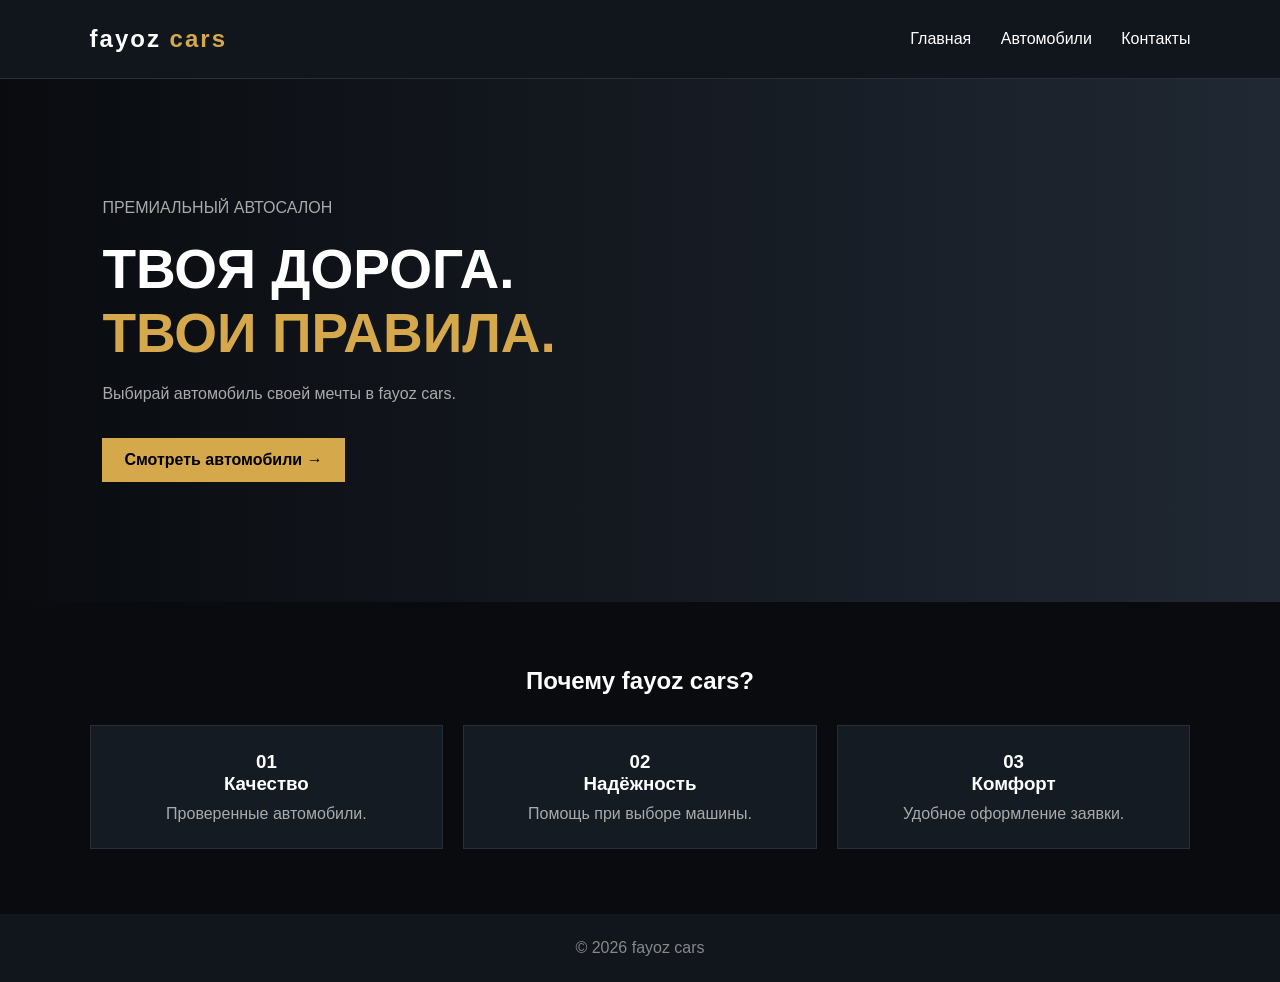
<file: index.html>
<!DOCTYPE html>
<html lang="ru">
<head>
    <meta charset="UTF-8">
    <title>fayoz cars</title>
    <link rel="stylesheet" href="style.css">
</head>
<body>
<header>
    <h2>fayoz <span>cars </span></h2>
    <nav>
        <a href="index.html">Главная</a>
        <a href="cars.html">Автомобили</a>
        <a href="contact.html">Контакты</a>
    </nav>
</header>

<section class="hero">
    <p>ПРЕМИАЛЬНЫЙ АВТОСАЛОН</p>
    <h1>ТВОЯ ДОРОГА.<br><span>ТВОИ ПРАВИЛА.</span></h1>
    <p>Выбирай автомобиль своей мечты в fayoz cars.</p>
    <a class="btn" href="cars.html">Смотреть автомобили →</a>
</section>

<section class="features">
    <h2>Почему fayoz cars?</h2>
    <div class="cards">
        <div><h3>01</h3><h3>Качество</h3><p>Проверенные автомобили.</p></div>
        <div><h3>02</h3><h3>Надёжность</h3><p>Помощь при выборе машины.</p></div>
        <div><h3>03</h3><h3>Комфорт</h3><p>Удобное оформление заявки.</p></div>
    </div>
</section>

<footer>© 2026 fayoz cars</footer>
</body>
</html>
</file>
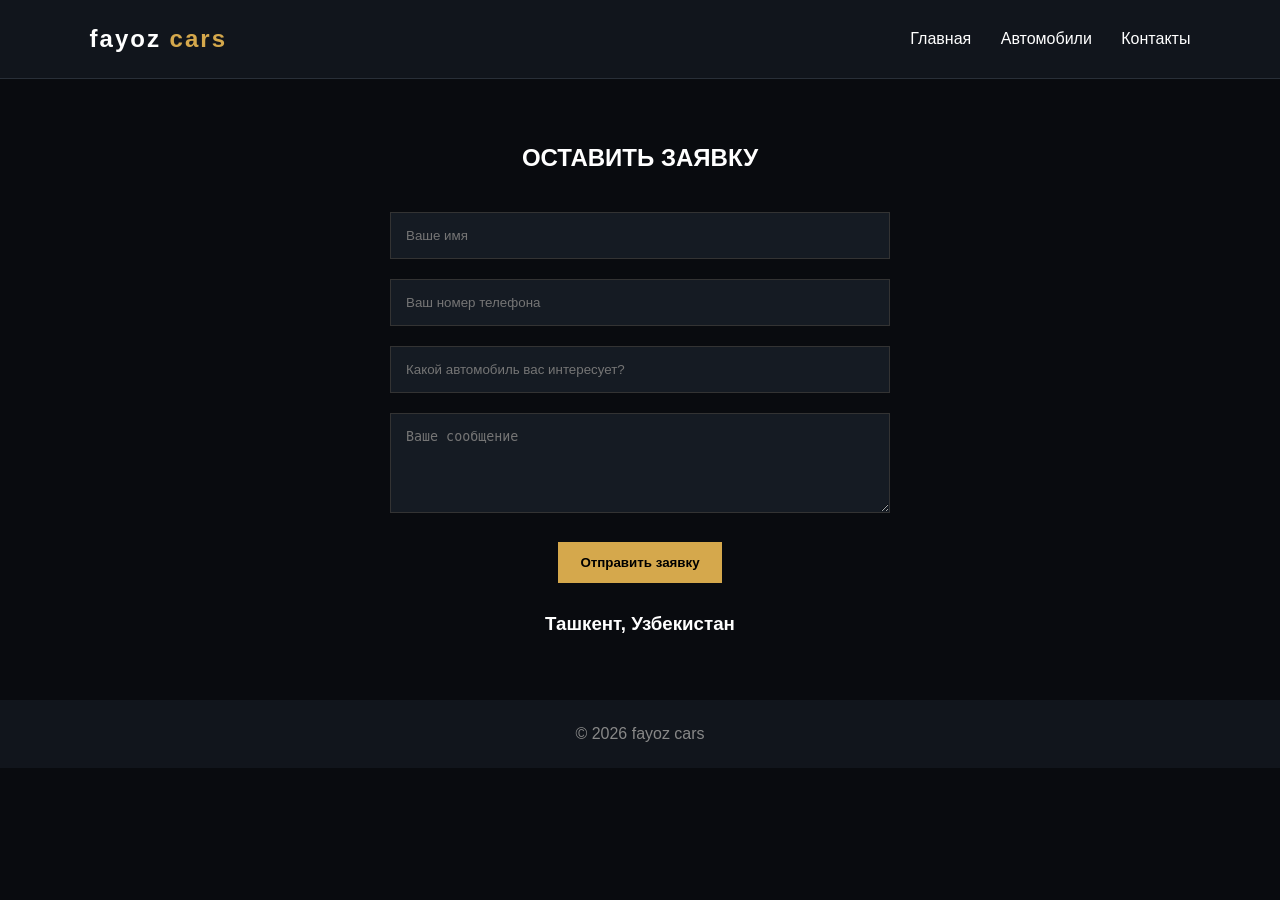
<file: contact.html>
<!DOCTYPE html>
<html lang="ru">
<head>
    <meta charset="UTF-8">
    <title>Контакты — fayoz cars</title>
    <link rel="stylesheet" href="style.css">
    <script src="script.js" defer></script>
</head>
<body>
<header>
    <h2>fayoz <span>cars</span></h2>
    <nav>
        <a href="index.html">Главная</a>
        <a href="cars.html">Автомобили</a>
        <a href="contact.html">Контакты</a>
    </nav>
</header>

<section class="contact">
    <h1>ОСТАВИТЬ ЗАЯВКУ</h1>
    <form id="myForm">
        <input type="text" placeholder="Ваше имя" required>
        <input type="tel" placeholder="Ваш номер телефона" required>
        <input type="text" id="carName" placeholder="Какой автомобиль вас интересует?">
        <textarea placeholder="Ваше сообщение"></textarea>
        <button class="btn" type="submit">Отправить заявку</button>
    </form>
    <p id="result"></p>
    <h3>Ташкент, Узбекистан</h3>
</section>
<footer>© 2026 fayoz cars</footer>
</body>
</html>
</file>
<file: style.css>
* {
    margin: 0;
    padding: 0;
    box-sizing: border-box;
}

body {
    background: #090b0f;
    color: white;
    font-family: Arial, sans-serif;
}

header {
    background: #11151c;
    padding: 25px 7%;
    display: flex;
    justify-content: space-between;
    align-items: center;
    border-bottom: 1px solid #292f38;
}

header h2 {
    letter-spacing: 2px;
}

header span, h1 span {
    color: #d5a84c;
}

nav a {
    color: white;
    text-decoration: none;
    margin-left: 25px;
}

nav a:hover {
    color: #d5a84c;
}

.hero {
    min-height: 500px;
    padding: 120px 8%;
    background: linear-gradient(90deg, #090b0f, #202833);
}

.hero h1 {
    font-size: 55px;
    margin: 20px 0;
}

.hero p {
    color: #aaa;
    margin-bottom: 20px;
}

.btn {
    display: inline-block;
    background: #d5a84c;
    color: black;
    padding: 13px 22px;
    border: none;
    text-decoration: none;
    cursor: pointer;
    margin-top: 15px;
    font-weight: bold;
}

.btn:hover {
    background: #f0c46d;
}

.features, .catalog, .contact {
    padding: 65px 7%;
    text-align: center;
}

.features h2 {
    margin-bottom: 30px;
}

.cards {
    display: flex;
    gap: 20px;
}

.cards div, .car {
    background: #151b23;
    padding: 25px;
    flex: 1;
    border: 1px solid #292f38;
}

.cards p, .car p {
    color: #aaa;
    margin-top: 10px;
}

.cars {
    display: grid;
    grid-template-columns: repeat(2, 1fr);
    gap: 25px;
    margin-top: 35px;
}

.car img {
    width: 100%;
    height: 220px;
    object-fit: cover;
}

.car h2, .car h3 {
    margin-top: 15px;
}

.car h3 {
    color: #d5a84c;
}

.contact form {
    max-width: 500px;
    margin: 30px auto;
}

input, textarea {
    width: 100%;
    padding: 15px;
    margin: 10px 0;
    background: #151b23;
    color: white;
    border: 1px solid #333;
}

textarea {
    min-height: 100px;
}

footer {
    background: #11151c;
    padding: 25px;
    text-align: center;
    color: #888;
}

@media(max-width: 650px) {
    header {
        flex-direction: column;
        gap: 20px;
    }

    nav a {
        margin: 0 7px;
    }

    .cars, .cards {
        grid-template-columns: 1fr;
        flex-direction: column;
    }

    .hero h1 {
        font-size: 38px;
    }
}
</file>
